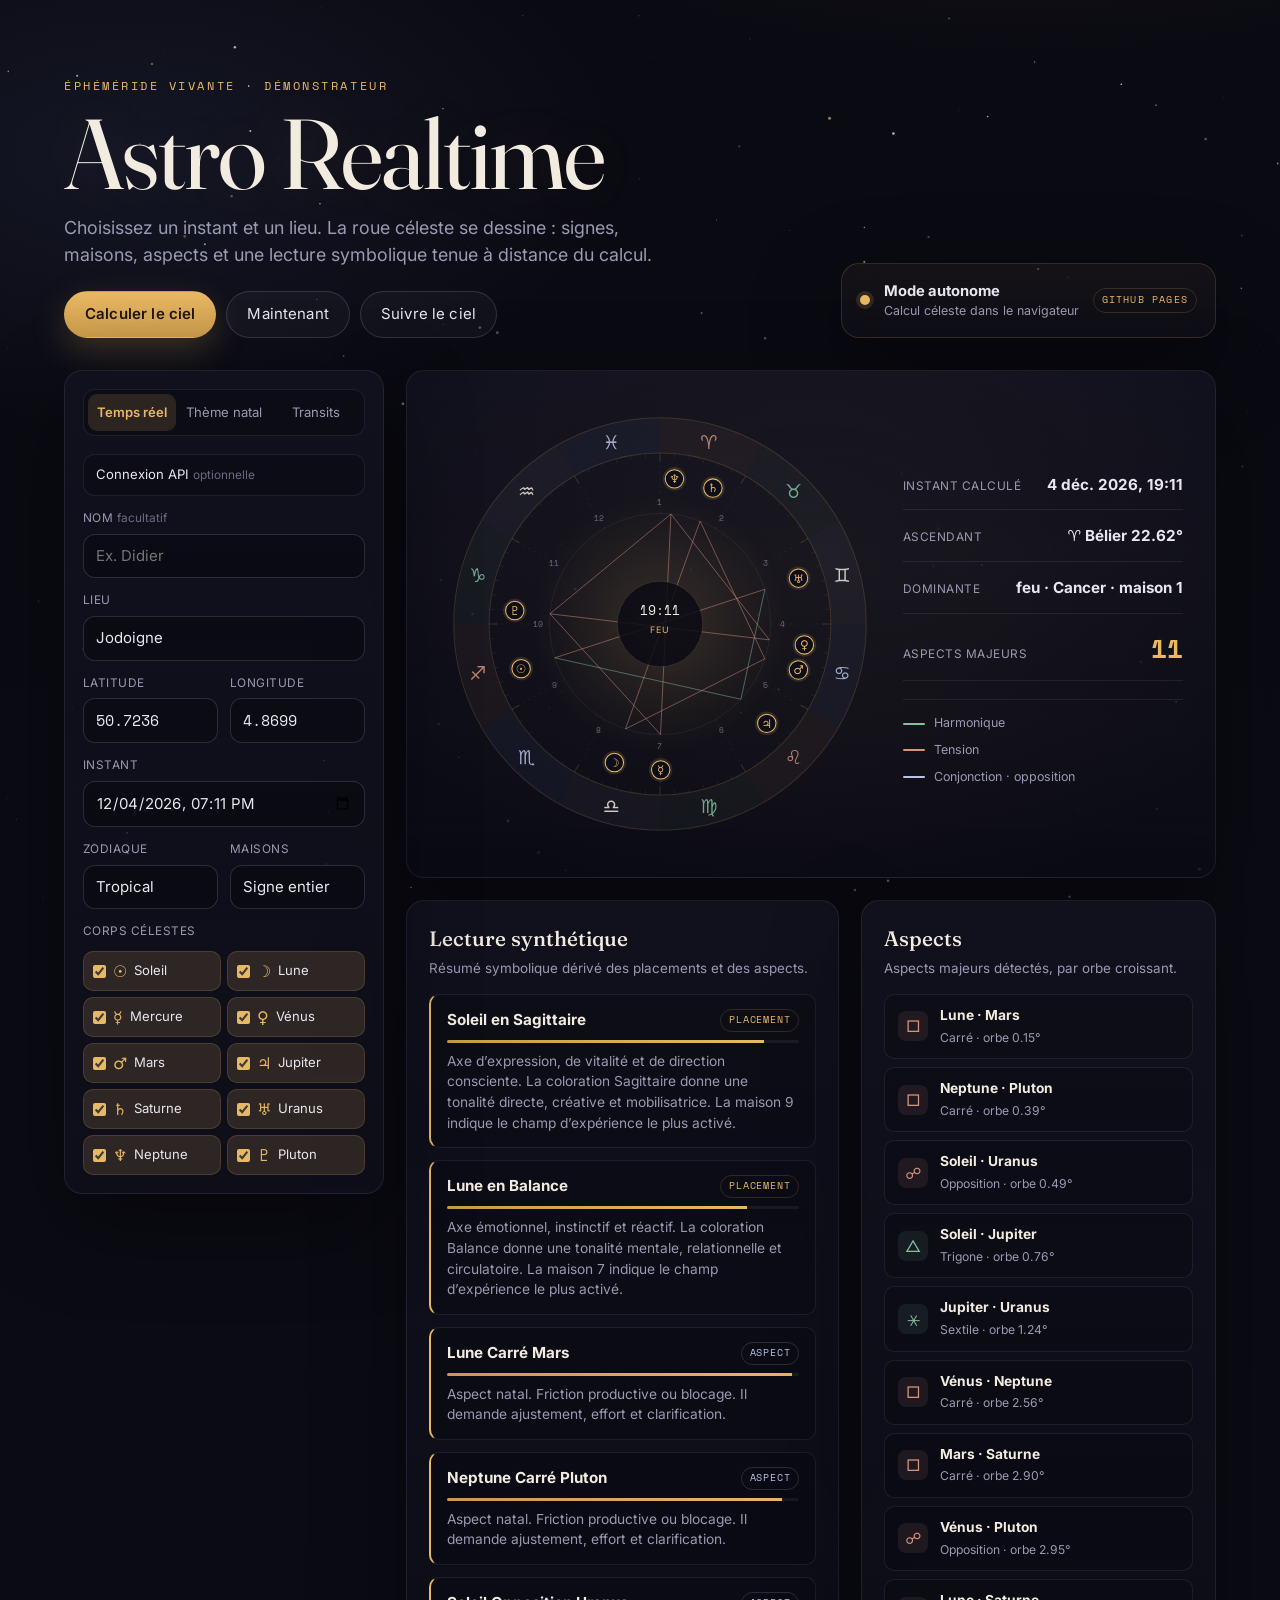
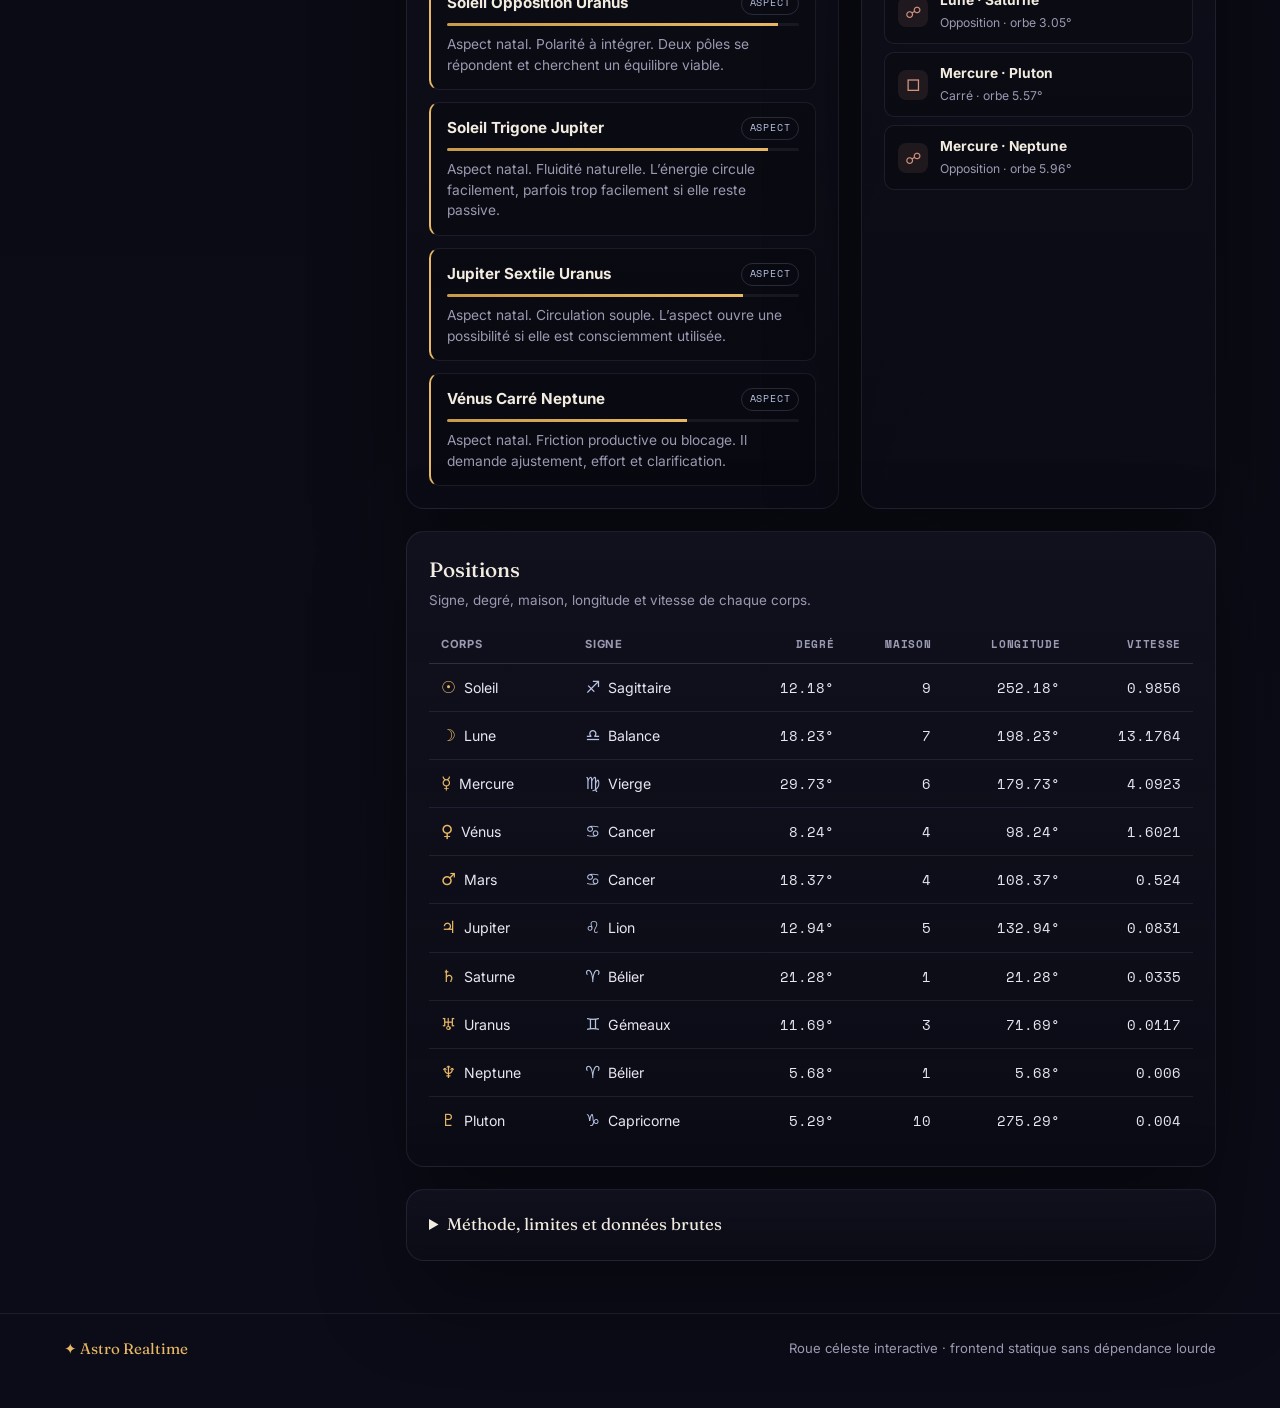
<file: docs/index.html>
<!doctype html>
<html lang="fr">
  <head>
    <meta charset="utf-8" />
    <meta name="viewport" content="width=device-width, initial-scale=1" />
    <title>Astro Realtime — le ciel, maintenant</title>
    <meta
      name="description"
      content="Astro Realtime calcule les positions astrologiques en temps réel et dessine une roue céleste interactive : signes, maisons, aspects et lecture symbolique sobre."
    />
    <link rel="preconnect" href="https://fonts.googleapis.com" />
    <link rel="preconnect" href="https://fonts.gstatic.com" crossorigin />
    <link
      href="https://fonts.googleapis.com/css2?family=Fraunces:opsz,wght@9..144,400;9..144,500;9..144,600&family=Inter:wght@400;500;600&family=Space+Mono:wght@400;700&display=swap"
      rel="stylesheet"
    />
    <link rel="stylesheet" href="styles.css" />
  </head>
  <body>
    <canvas id="starfield" aria-hidden="true"></canvas>

    <header class="hero">
      <div class="hero__heading">
        <p class="eyebrow">Éphéméride vivante · démonstrateur</p>
        <h1>Astro&nbsp;Realtime</h1>
        <p class="hero__lead">
          Choisissez un instant et un lieu. La roue céleste se dessine : signes, maisons,
          aspects et une lecture symbolique tenue à distance du calcul.
        </p>
        <div class="hero__actions">
          <button class="btn btn--primary" id="run-button" type="button">Calculer le ciel</button>
          <button class="btn" id="now-button" type="button">Maintenant</button>
          <button class="btn btn--ghost" id="auto-button" type="button" data-active="false">Suivre le ciel</button>
        </div>
      </div>

      <aside class="moment" aria-live="polite">
        <span class="moment__dot" id="status-dot" data-state="standalone"></span>
        <div class="moment__body">
          <strong id="api-status">Mode autonome</strong>
          <small id="api-details">Détection du contexte…</small>
        </div>
        <span class="moment__badge" id="runtime-mode">GitHub Pages</span>
      </aside>
    </header>

    <main class="layout">
      <!-- Rail de paramètres -->
      <section class="rail" aria-label="Paramètres de calcul">
        <div class="mode-tabs" role="tablist" aria-label="Mode de calcul">
          <button class="mode-tab is-active" type="button" role="tab" aria-selected="true" data-mode="realtime">Temps réel</button>
          <button class="mode-tab" type="button" role="tab" aria-selected="false" data-mode="natal">Thème natal</button>
          <button class="mode-tab" type="button" role="tab" aria-selected="false" data-mode="transit">Transits</button>
        </div>

        <form id="astro-form" class="form">
          <details class="api-block">
            <summary>Connexion API <span class="api-hint">optionnelle</span></summary>
            <p class="api-note">
              Sans API, la page calcule en autonome dans le navigateur (moteur approximatif).
              Indiquez l’URL d’un backend FastAPI pour des positions réelles.
            </p>
            <div class="api-row">
              <input id="api-base" name="api-base" type="url" placeholder="https://votre-api.example.com" />
              <button class="btn btn--small" id="save-api-button" type="button">Lier</button>
            </div>
          </details>

          <label class="field">
            <span class="field__label">Nom <span class="field__opt">facultatif</span></span>
            <input id="name" name="name" type="text" maxlength="120" placeholder="Ex. Didier" />
          </label>

          <label class="field">
            <span class="field__label">Lieu</span>
            <select id="city-select">
              <option value="50.8503,4.3517">Bruxelles</option>
              <option value="50.4108,4.4446">Charleroi</option>
              <option value="50.4669,4.8675">Namur</option>
              <option value="50.6326,5.5797">Liège</option>
              <option value="50.7236,4.8699" selected>Jodoigne</option>
              <option value="48.8566,2.3522">Paris</option>
              <option value="51.5072,-0.1276">Londres</option>
            </select>
          </label>

          <div class="field-grid">
            <label class="field">
              <span class="field__label">Latitude</span>
              <input id="lat" name="lat" type="number" step="0.0001" value="50.7236" required />
            </label>
            <label class="field">
              <span class="field__label">Longitude</span>
              <input id="lon" name="lon" type="number" step="0.0001" value="4.8699" required />
            </label>
          </div>

          <label class="field">
            <span class="field__label">Instant</span>
            <input id="datetime" name="datetime" type="datetime-local" required />
          </label>

          <label class="field transit-only hidden">
            <span class="field__label">Instant natal</span>
            <input id="natal-datetime" name="natal-datetime" type="datetime-local" />
          </label>

          <div class="field-grid">
            <label class="field">
              <span class="field__label">Zodiaque</span>
              <select id="zodiac" name="zodiac">
                <option value="tropical">Tropical</option>
                <option value="sidereal">Sidéral</option>
              </select>
            </label>
            <label class="field">
              <span class="field__label">Maisons</span>
              <select id="house-system" name="house-system">
                <option value="whole_sign">Signe entier</option>
                <option value="equal">Égales</option>
              </select>
            </label>
          </div>

          <fieldset class="bodies">
            <legend>Corps célestes</legend>
            <div id="body-list" class="body-list"></div>
          </fieldset>
        </form>
      </section>

      <!-- Espace de lecture -->
      <section class="workspace">
        <section class="wheel-stage">
          <div class="wheel-wrap">
            <div id="wheel" class="wheel" role="img" aria-label="Roue astrologique"></div>
            <div id="wheel-tooltip" class="wheel-tooltip" data-show="false"></div>
          </div>

          <aside class="readout" aria-label="Synthèse">
            <div class="readout__row">
              <span class="readout__key">Instant calculé</span>
              <strong class="readout__val" id="last-update">—</strong>
            </div>
            <div class="readout__row">
              <span class="readout__key">Ascendant</span>
              <strong class="readout__val" id="asc-summary">—</strong>
            </div>
            <div class="readout__row">
              <span class="readout__key">Dominante</span>
              <strong class="readout__val" id="dominant-summary">—</strong>
            </div>
            <div class="readout__row">
              <span class="readout__key">Aspects majeurs</span>
              <strong class="readout__val readout__val--big" id="aspect-summary">0</strong>
            </div>

            <div class="legend">
              <span class="legend__item"><i class="legend__line legend__line--harmonic"></i>Harmonique</span>
              <span class="legend__item"><i class="legend__line legend__line--tension"></i>Tension</span>
              <span class="legend__item"><i class="legend__line legend__line--neutral"></i>Conjonction · opposition</span>
            </div>
          </aside>
        </section>

        <div class="cards">
          <section class="card card--reading">
            <div class="card__title">
              <h2>Lecture synthétique</h2>
              <p>Résumé symbolique dérivé des placements et des aspects.</p>
            </div>
            <div id="interpretation" class="interpretation is-empty">Aucun calcul pour l’instant.</div>
          </section>

          <section class="card card--aspects">
            <div class="card__title">
              <h2>Aspects</h2>
              <p>Aspects majeurs détectés, par orbe croissant.</p>
            </div>
            <div id="aspects" class="aspect-list is-empty">Aucun aspect affiché.</div>
          </section>
        </div>

        <section class="card">
          <div class="card__title">
            <h2>Positions</h2>
            <p>Signe, degré, maison, longitude et vitesse de chaque corps.</p>
          </div>
          <div class="table-wrap">
            <table>
              <thead>
                <tr>
                  <th>Corps</th>
                  <th>Signe</th>
                  <th class="num">Degré</th>
                  <th class="num">Maison</th>
                  <th class="num">Longitude</th>
                  <th class="num">Vitesse</th>
                </tr>
              </thead>
              <tbody id="positions-body"></tbody>
            </table>
          </div>
        </section>

        <section class="card card--method">
          <details>
            <summary>Méthode, limites et données brutes</summary>
            <ul id="method-notes" class="method-notes"></ul>
            <pre id="raw-json">Aucun résultat.</pre>
          </details>
        </section>
      </section>
    </main>

    <footer class="footer">
      <span class="footer__mark">✦ Astro Realtime</span>
      <span class="footer__note">Roue céleste interactive · frontend statique sans dépendance lourde</span>
    </footer>

    <script src="app.js" type="module"></script>
  </body>
</html>
</file>
<file: docs/styles.css>
/* ==========================================================================
   Astro Realtime — système visuel « instrument céleste »
   Nuit profonde · laiton/or · argent lunaire · gravure d'atlas
   ========================================================================== */

:root {
  --void: #0b0b14;
  --night: #11111e;
  --surface: #16162a;
  --surface-2: #1c1c34;
  --rim: rgba(232, 184, 100, 0.16);
  --line: rgba(185, 196, 228, 0.10);
  --line-strong: rgba(185, 196, 228, 0.18);

  --star: #f2ece0;
  --text: #e8e6f0;
  --muted: #9a9ab2;
  --faint: #6a6a82;

  --gold: #e8b864;
  --gold-dim: #c99a4a;
  --gold-soft: rgba(232, 184, 100, 0.14);
  --lunar: #b9c4e4;
  --harmonic: #84bfa0;
  --tension: #d4937e;

  --radius: 18px;
  --radius-sm: 12px;
  --shadow: 0 30px 90px rgba(0, 0, 0, 0.45);

  --display: "Fraunces", Georgia, "Times New Roman", serif;
  --body: "Inter", ui-sans-serif, system-ui, -apple-system, "Segoe UI", sans-serif;
  --mono: "Space Mono", ui-monospace, "SFMono-Regular", monospace;
}

* { box-sizing: border-box; }

html { scroll-behavior: smooth; }

body {
  margin: 0;
  min-height: 100vh;
  color: var(--text);
  font-family: var(--body);
  font-size: 15px;
  line-height: 1.5;
  background:
    radial-gradient(1200px 600px at 80% -10%, rgba(232, 184, 100, 0.10), transparent 60%),
    radial-gradient(900px 500px at 10% 5%, rgba(110, 130, 200, 0.10), transparent 55%),
    linear-gradient(180deg, #0a0a12 0%, var(--void) 45%, #0c0c18 100%);
  -webkit-font-smoothing: antialiased;
}

#starfield {
  position: fixed;
  inset: 0;
  width: 100%;
  height: 100%;
  z-index: 0;
  pointer-events: none;
}

button, input, select, textarea { font: inherit; color: inherit; }

h1, h2, p { margin-top: 0; }

::selection { background: var(--gold-soft); }

/* ---------- Hero ------------------------------------------------------------ */

.hero {
  position: relative;
  z-index: 1;
  display: grid;
  grid-template-columns: minmax(0, 1fr) auto;
  align-items: end;
  gap: 28px;
  padding: clamp(40px, 6vw, 80px) clamp(20px, 5vw, 72px) 24px;
}

.eyebrow {
  margin: 0 0 14px;
  font-family: var(--mono);
  font-size: 0.72rem;
  letter-spacing: 0.22em;
  text-transform: uppercase;
  color: var(--gold);
}

.hero h1 {
  margin: 0 0 16px;
  font-family: var(--display);
  font-weight: 400;
  font-size: clamp(2.8rem, 8vw, 6.2rem);
  line-height: 0.92;
  letter-spacing: -0.02em;
  color: var(--star);
  text-shadow: 0 0 60px rgba(232, 184, 100, 0.12);
}

.hero__lead {
  max-width: 56ch;
  color: var(--muted);
  font-size: clamp(1rem, 1.4vw, 1.15rem);
}

.hero__actions {
  display: flex;
  flex-wrap: wrap;
  gap: 10px;
  margin-top: 22px;
}

.btn {
  border: 1px solid var(--line-strong);
  background: rgba(255, 255, 255, 0.03);
  color: var(--text);
  padding: 11px 20px;
  border-radius: 999px;
  cursor: pointer;
  letter-spacing: 0.01em;
  transition: transform 0.16s ease, background 0.16s ease, border-color 0.16s ease, color 0.16s ease;
}
.btn:hover { transform: translateY(-1px); border-color: rgba(185, 196, 228, 0.32); }
.btn:active { transform: translateY(0); }

.btn--primary {
  border-color: transparent;
  background: linear-gradient(180deg, var(--gold) 0%, var(--gold-dim) 100%);
  color: #20160a;
  font-weight: 600;
  box-shadow: 0 12px 34px rgba(232, 184, 100, 0.22);
}
.btn--primary:hover { box-shadow: 0 16px 40px rgba(232, 184, 100, 0.30); }
.btn--primary[data-busy="true"] { opacity: 0.7; cursor: progress; }

.btn--ghost[data-active="true"] {
  border-color: var(--gold);
  color: var(--gold);
  background: var(--gold-soft);
}
.btn--small { padding: 9px 14px; border-radius: 10px; }

/* Carte « moment » / état */
.moment {
  display: flex;
  align-items: center;
  gap: 14px;
  min-width: 280px;
  padding: 16px 18px;
  border: 1px solid var(--rim);
  border-radius: var(--radius);
  background: linear-gradient(180deg, rgba(232, 184, 100, 0.05), rgba(255, 255, 255, 0.02));
  box-shadow: var(--shadow);
  backdrop-filter: blur(14px);
}
.moment__dot {
  width: 10px; height: 10px; border-radius: 50%;
  background: var(--lunar);
  box-shadow: 0 0 0 4px rgba(185, 196, 228, 0.12);
}
.moment__dot[data-state="live"] { background: var(--harmonic); box-shadow: 0 0 0 4px rgba(132, 191, 160, 0.16); }
.moment__dot[data-state="standalone"] { background: var(--gold); box-shadow: 0 0 0 4px var(--gold-soft); }
.moment__body { display: flex; flex-direction: column; }
.moment__body strong { font-size: 0.92rem; }
.moment__body small { color: var(--muted); font-size: 0.78rem; }
.moment__badge {
  margin-left: auto;
  font-family: var(--mono);
  font-size: 0.62rem;
  letter-spacing: 0.12em;
  text-transform: uppercase;
  color: var(--gold);
  border: 1px solid var(--rim);
  padding: 4px 8px;
  border-radius: 999px;
  white-space: nowrap;
}

/* ---------- Layout --------------------------------------------------------- */

.layout {
  position: relative;
  z-index: 1;
  display: grid;
  grid-template-columns: 320px minmax(0, 1fr);
  gap: 22px;
  padding: 8px clamp(20px, 5vw, 72px) 40px;
  align-items: start;
}

.rail {
  position: sticky;
  top: 18px;
  border: 1px solid var(--line);
  border-radius: var(--radius);
  background: linear-gradient(180deg, var(--night), rgba(17, 17, 30, 0.6));
  padding: 18px;
  box-shadow: var(--shadow);
}

/* Onglets de mode */
.mode-tabs {
  display: grid;
  grid-template-columns: repeat(3, 1fr);
  gap: 4px;
  padding: 4px;
  border: 1px solid var(--line);
  border-radius: 12px;
  background: rgba(0, 0, 0, 0.25);
  margin-bottom: 18px;
}
.mode-tab {
  border: none;
  background: transparent;
  color: var(--muted);
  padding: 9px 6px;
  border-radius: 9px;
  cursor: pointer;
  font-size: 0.82rem;
  transition: background 0.16s ease, color 0.16s ease;
}
.mode-tab:hover { color: var(--text); }
.mode-tab.is-active {
  background: var(--gold-soft);
  color: var(--gold);
  font-weight: 600;
}

/* Formulaire */
.form { display: flex; flex-direction: column; gap: 14px; }

.field { display: flex; flex-direction: column; gap: 6px; }
.field__label {
  font-size: 0.74rem;
  letter-spacing: 0.04em;
  text-transform: uppercase;
  color: var(--muted);
}
.field__opt { color: var(--faint); text-transform: none; letter-spacing: 0; }
.field-grid { display: grid; grid-template-columns: 1fr 1fr; gap: 12px; }

input, select {
  width: 100%;
  border: 1px solid var(--line-strong);
  background: rgba(0, 0, 0, 0.28);
  color: var(--text);
  padding: 10px 12px;
  border-radius: var(--radius-sm);
  transition: border-color 0.16s ease, box-shadow 0.16s ease;
}
input[type="number"], .num { font-family: var(--mono); }
input:focus, select:focus {
  outline: none;
  border-color: var(--gold);
  box-shadow: 0 0 0 3px var(--gold-soft);
}
select { appearance: none; cursor: pointer; }

/* Bloc API repliable */
.api-block {
  border: 1px solid var(--line);
  border-radius: var(--radius-sm);
  background: rgba(0, 0, 0, 0.2);
  padding: 10px 12px;
}
.api-block summary {
  cursor: pointer;
  font-size: 0.82rem;
  color: var(--text);
  list-style: none;
}
.api-block summary::-webkit-details-marker { display: none; }
.api-hint { color: var(--faint); font-size: 0.74rem; }
.api-note { color: var(--muted); font-size: 0.78rem; margin: 10px 0; }
.api-row { display: flex; gap: 8px; }
.api-row input { flex: 1; }

/* Corps célestes */
.bodies { border: none; padding: 0; margin: 0; }
.bodies legend {
  padding: 0;
  font-size: 0.74rem;
  letter-spacing: 0.04em;
  text-transform: uppercase;
  color: var(--muted);
  margin-bottom: 10px;
}
.body-list { display: grid; grid-template-columns: 1fr 1fr; gap: 6px; }
.body-pill {
  display: flex;
  align-items: center;
  gap: 7px;
  padding: 7px 9px;
  border: 1px solid var(--line);
  border-radius: 10px;
  background: rgba(0, 0, 0, 0.18);
  cursor: pointer;
  font-size: 0.82rem;
  transition: border-color 0.16s ease, background 0.16s ease;
}
.body-pill:hover { border-color: var(--line-strong); }
.body-pill input { width: auto; accent-color: var(--gold); margin: 0; }
.body-pill .glyph { color: var(--gold); font-size: 1rem; }
.body-pill:has(input:checked) {
  border-color: var(--rim);
  background: var(--gold-soft);
}

/* ---------- Workspace ------------------------------------------------------ */

.workspace { display: flex; flex-direction: column; gap: 22px; min-width: 0; }

.wheel-stage {
  display: grid;
  grid-template-columns: minmax(0, 1fr) 280px;
  gap: 22px;
  align-items: center;
  border: 1px solid var(--line);
  border-radius: var(--radius);
  background:
    radial-gradient(700px 500px at 50% 40%, rgba(232, 184, 100, 0.05), transparent 70%),
    linear-gradient(180deg, var(--night), rgba(12, 12, 22, 0.7));
  padding: clamp(16px, 3vw, 32px);
  box-shadow: var(--shadow);
}

.wheel-wrap { position: relative; }
.wheel { width: 100%; max-width: 600px; margin: 0 auto; }
.wheel svg { width: 100%; height: auto; display: block; }

/* Roue — anneaux & secteurs */
.ring { fill: none; }
.ring--brass { stroke: var(--rim); stroke-width: 1.4; }
.ring--inner { stroke: var(--line); stroke-width: 1; }

.sector { stroke: none; }
.sector-a { fill: rgba(255, 255, 255, 0.015); }
.sector-b { fill: rgba(255, 255, 255, 0.045); }
.sector[data-el="feu"]   { fill: rgba(212, 147, 126, 0.06); }
.sector[data-el="terre"] { fill: rgba(132, 191, 160, 0.05); }
.sector[data-el="air"]   { fill: rgba(185, 196, 228, 0.05); }
.sector[data-el="eau"]   { fill: rgba(120, 150, 230, 0.06); }

.wheel-sign { font-size: 26px; fill: var(--lunar); opacity: 0.85; }
.wheel-sign[data-el="feu"]   { fill: var(--tension); }
.wheel-sign[data-el="terre"] { fill: var(--harmonic); }
.wheel-sign[data-el="air"]   { fill: var(--star); }
.wheel-sign[data-el="eau"]   { fill: var(--lunar); }

.tick { stroke: var(--line); stroke-width: 1; }
.tick--major { stroke: var(--rim); stroke-width: 1.4; }

.house-line { stroke: var(--line); stroke-width: 1; stroke-dasharray: 3 6; }
.house-num { font-family: var(--mono); font-size: 11px; fill: var(--faint); }

/* Toile d'aspects */
.aspect-line {
  stroke-width: 1.2;
  fill: none;
  stroke-dasharray: 600;
  stroke-dashoffset: 600;
  animation: draw 0.9s ease forwards;
  animation-delay: var(--d, 0ms);
  opacity: 0.55;
}
.aspect-line--trine, .aspect-line--sextile { stroke: var(--harmonic); }
.aspect-line--square, .aspect-line--opposition { stroke: var(--tension); }
.aspect-line--conjunction { stroke: var(--lunar); }
@keyframes draw { to { stroke-dashoffset: 0; } }

/* Nœuds planétaires */
.body-node { opacity: 0; transform-box: fill-box; animation: pop 0.5s ease forwards; animation-delay: var(--d, 0ms); }
@keyframes pop { from { opacity: 0; } to { opacity: 1; } }
.body-spoke { stroke: var(--rim); stroke-width: 1; opacity: 0.5; }
.body-halo { fill: var(--gold); opacity: 0.14; }
.body-dot { fill: #0e0e1a; stroke: var(--gold); stroke-width: 1.4; }
.body-glyph { font-size: 16px; fill: var(--gold); font-weight: 700; }
.body-node:hover .body-dot { stroke: var(--star); }
.body-node:hover .body-halo { opacity: 0.28; }
.body-node { cursor: help; }

/* Centre */
.center-disc { fill: rgba(11, 11, 20, 0.85); stroke: var(--rim); stroke-width: 1; }
.center-time { font-family: var(--mono); font-size: 18px; fill: var(--star); }
.center-dominant { font-size: 12px; fill: var(--gold); letter-spacing: 0.08em; text-transform: uppercase; }
.center-note { font-size: 11px; fill: var(--muted); }

/* Tooltip de la roue */
.wheel-tooltip {
  position: absolute;
  transform: translate(-50%, calc(-100% - 14px));
  padding: 7px 11px;
  border: 1px solid var(--rim);
  border-radius: 9px;
  background: rgba(11, 11, 20, 0.94);
  color: var(--star);
  font-size: 0.78rem;
  white-space: nowrap;
  pointer-events: none;
  opacity: 0;
  transition: opacity 0.14s ease;
  box-shadow: var(--shadow);
  z-index: 3;
}
.wheel-tooltip[data-show="true"] { opacity: 1; }

/* Synthèse latérale */
.readout { display: flex; flex-direction: column; gap: 2px; }
.readout__row {
  display: flex;
  align-items: baseline;
  justify-content: space-between;
  gap: 12px;
  padding: 13px 0;
  border-bottom: 1px solid var(--line);
}
.readout__row:last-of-type { border-bottom: none; }
.readout__key { font-size: 0.74rem; letter-spacing: 0.04em; text-transform: uppercase; color: var(--muted); }
.readout__val { font-size: 0.95rem; text-align: right; }
.readout__val--big { font-family: var(--mono); font-size: 1.6rem; color: var(--gold); }

.legend { display: flex; flex-direction: column; gap: 8px; margin-top: 16px; padding-top: 14px; border-top: 1px solid var(--line); }
.legend__item { display: flex; align-items: center; gap: 9px; font-size: 0.78rem; color: var(--muted); }
.legend__line { width: 22px; height: 2px; border-radius: 2px; }
.legend__line--harmonic { background: var(--harmonic); }
.legend__line--tension { background: var(--tension); }
.legend__line--neutral { background: var(--lunar); }

/* ---------- Cartes --------------------------------------------------------- */

.cards { display: grid; grid-template-columns: 1.1fr 0.9fr; gap: 22px; }

.card {
  border: 1px solid var(--line);
  border-radius: var(--radius);
  background: linear-gradient(180deg, var(--night), rgba(12, 12, 22, 0.6));
  padding: 22px;
  box-shadow: var(--shadow);
}
.card__title { margin-bottom: 16px; }
.card__title h2 {
  margin: 0 0 4px;
  font-family: var(--display);
  font-weight: 500;
  font-size: 1.3rem;
  color: var(--star);
}
.card__title p { margin: 0; color: var(--muted); font-size: 0.84rem; }

/* Lecture synthétique */
.interpretation { display: flex; flex-direction: column; gap: 12px; }
.interpretation.is-empty { color: var(--faint); font-size: 0.9rem; }
.interpretation-card {
  border: 1px solid var(--line);
  border-left: 2px solid var(--gold);
  border-radius: 10px;
  background: rgba(0, 0, 0, 0.18);
  padding: 14px 16px;
}
.interpretation-card header { display: flex; align-items: center; justify-content: space-between; gap: 10px; margin-bottom: 8px; }
.interpretation-card strong { font-size: 0.95rem; color: var(--star); }
.interpretation-card p { margin: 8px 0 0; color: var(--muted); font-size: 0.86rem; }
.tag {
  font-family: var(--mono);
  font-size: 0.62rem;
  letter-spacing: 0.08em;
  text-transform: uppercase;
  padding: 3px 8px;
  border-radius: 999px;
  border: 1px solid var(--line-strong);
  color: var(--muted);
  white-space: nowrap;
}
.tag--placement { color: var(--gold); border-color: var(--rim); }
.tag--aspect, .tag--transit { color: var(--lunar); }
.weight-bar { height: 3px; border-radius: 3px; background: rgba(255, 255, 255, 0.06); overflow: hidden; }
.weight-bar::after { content: ""; display: block; height: 100%; width: var(--w, 0%); background: linear-gradient(90deg, var(--gold-dim), var(--gold)); }

/* Aspects */
.aspect-list { display: flex; flex-direction: column; gap: 8px; }
.aspect-list.is-empty { color: var(--faint); font-size: 0.9rem; }
.aspect-card {
  display: flex;
  align-items: center;
  gap: 12px;
  border: 1px solid var(--line);
  border-radius: 10px;
  background: rgba(0, 0, 0, 0.18);
  padding: 10px 13px;
}
.aspect-glyph {
  width: 30px; height: 30px;
  display: grid; place-items: center;
  border-radius: 8px;
  font-size: 1rem;
  flex-shrink: 0;
}
.aspect-card[data-nature="harmonic"] .aspect-glyph { color: var(--harmonic); background: rgba(132, 191, 160, 0.10); }
.aspect-card[data-nature="tension"] .aspect-glyph { color: var(--tension); background: rgba(212, 147, 126, 0.10); }
.aspect-card[data-nature="neutral"] .aspect-glyph { color: var(--lunar); background: rgba(185, 196, 228, 0.10); }
.aspect-card strong { display: block; font-size: 0.86rem; color: var(--star); }
.aspect-card small { color: var(--muted); font-size: 0.76rem; }

/* Table des positions */
.table-wrap { overflow-x: auto; }
table { width: 100%; border-collapse: collapse; font-size: 0.88rem; }
thead th {
  text-align: left;
  padding: 10px 12px;
  font-size: 0.7rem;
  letter-spacing: 0.06em;
  text-transform: uppercase;
  color: var(--muted);
  border-bottom: 1px solid var(--line-strong);
}
tbody td { padding: 11px 12px; border-bottom: 1px solid var(--line); }
tbody tr:last-child td { border-bottom: none; }
tbody tr:hover { background: rgba(232, 184, 100, 0.03); }
.num { text-align: right; font-family: var(--mono); }
th.num { text-align: right; }
.cell-body, .cell-sign { display: inline-flex; align-items: center; gap: 8px; }
.glyph { font-size: 1.05rem; }
.glyph--gold { color: var(--gold); }
.cell-sign .glyph { color: var(--lunar); }

/* Méthode */
.card--method details summary {
  cursor: pointer;
  font-family: var(--display);
  font-size: 1.05rem;
  color: var(--star);
}
.method-notes { margin: 14px 0; padding-left: 18px; color: var(--muted); font-size: 0.84rem; }
.method-notes li { margin-bottom: 7px; }
pre#raw-json {
  margin: 0;
  padding: 16px;
  border: 1px solid var(--line);
  border-radius: var(--radius-sm);
  background: rgba(0, 0, 0, 0.35);
  color: var(--lunar);
  font-family: var(--mono);
  font-size: 0.74rem;
  line-height: 1.55;
  overflow: auto;
  max-height: 360px;
}

/* ---------- Footer --------------------------------------------------------- */

.footer {
  position: relative;
  z-index: 1;
  display: flex;
  align-items: center;
  justify-content: space-between;
  flex-wrap: wrap;
  gap: 10px;
  padding: 24px clamp(20px, 5vw, 72px) 48px;
  border-top: 1px solid var(--line);
  margin-top: 12px;
  color: var(--muted);
  font-size: 0.82rem;
}
.footer__mark { font-family: var(--display); color: var(--gold); font-size: 0.95rem; }

/* ---------- Utilitaires ---------------------------------------------------- */

.hidden { display: none !important; }

:focus-visible { outline: 2px solid var(--gold); outline-offset: 2px; border-radius: 4px; }

/* ---------- Responsive ----------------------------------------------------- */

@media (max-width: 1080px) {
  .hero { grid-template-columns: 1fr; align-items: start; }
  .moment { width: 100%; }
  .layout { grid-template-columns: 1fr; }
  .rail { position: static; }
  .wheel-stage { grid-template-columns: 1fr; }
  .readout { flex-direction: row; flex-wrap: wrap; }
  .readout__row { flex: 1 1 200px; border-bottom: none; border-top: 1px solid var(--line); padding: 12px 0; }
  .legend { flex-direction: row; flex-wrap: wrap; flex-basis: 100%; }
}

@media (max-width: 720px) {
  .cards { grid-template-columns: 1fr; }
  .field-grid { grid-template-columns: 1fr; }
  .body-list { grid-template-columns: 1fr; }
}

@media (prefers-reduced-motion: reduce) {
  * { animation-duration: 0.001ms !important; animation-iteration-count: 1 !important; transition-duration: 0.001ms !important; scroll-behavior: auto; }
  .aspect-line { stroke-dashoffset: 0; }
  .body-node { opacity: 1; }
}
</file>
